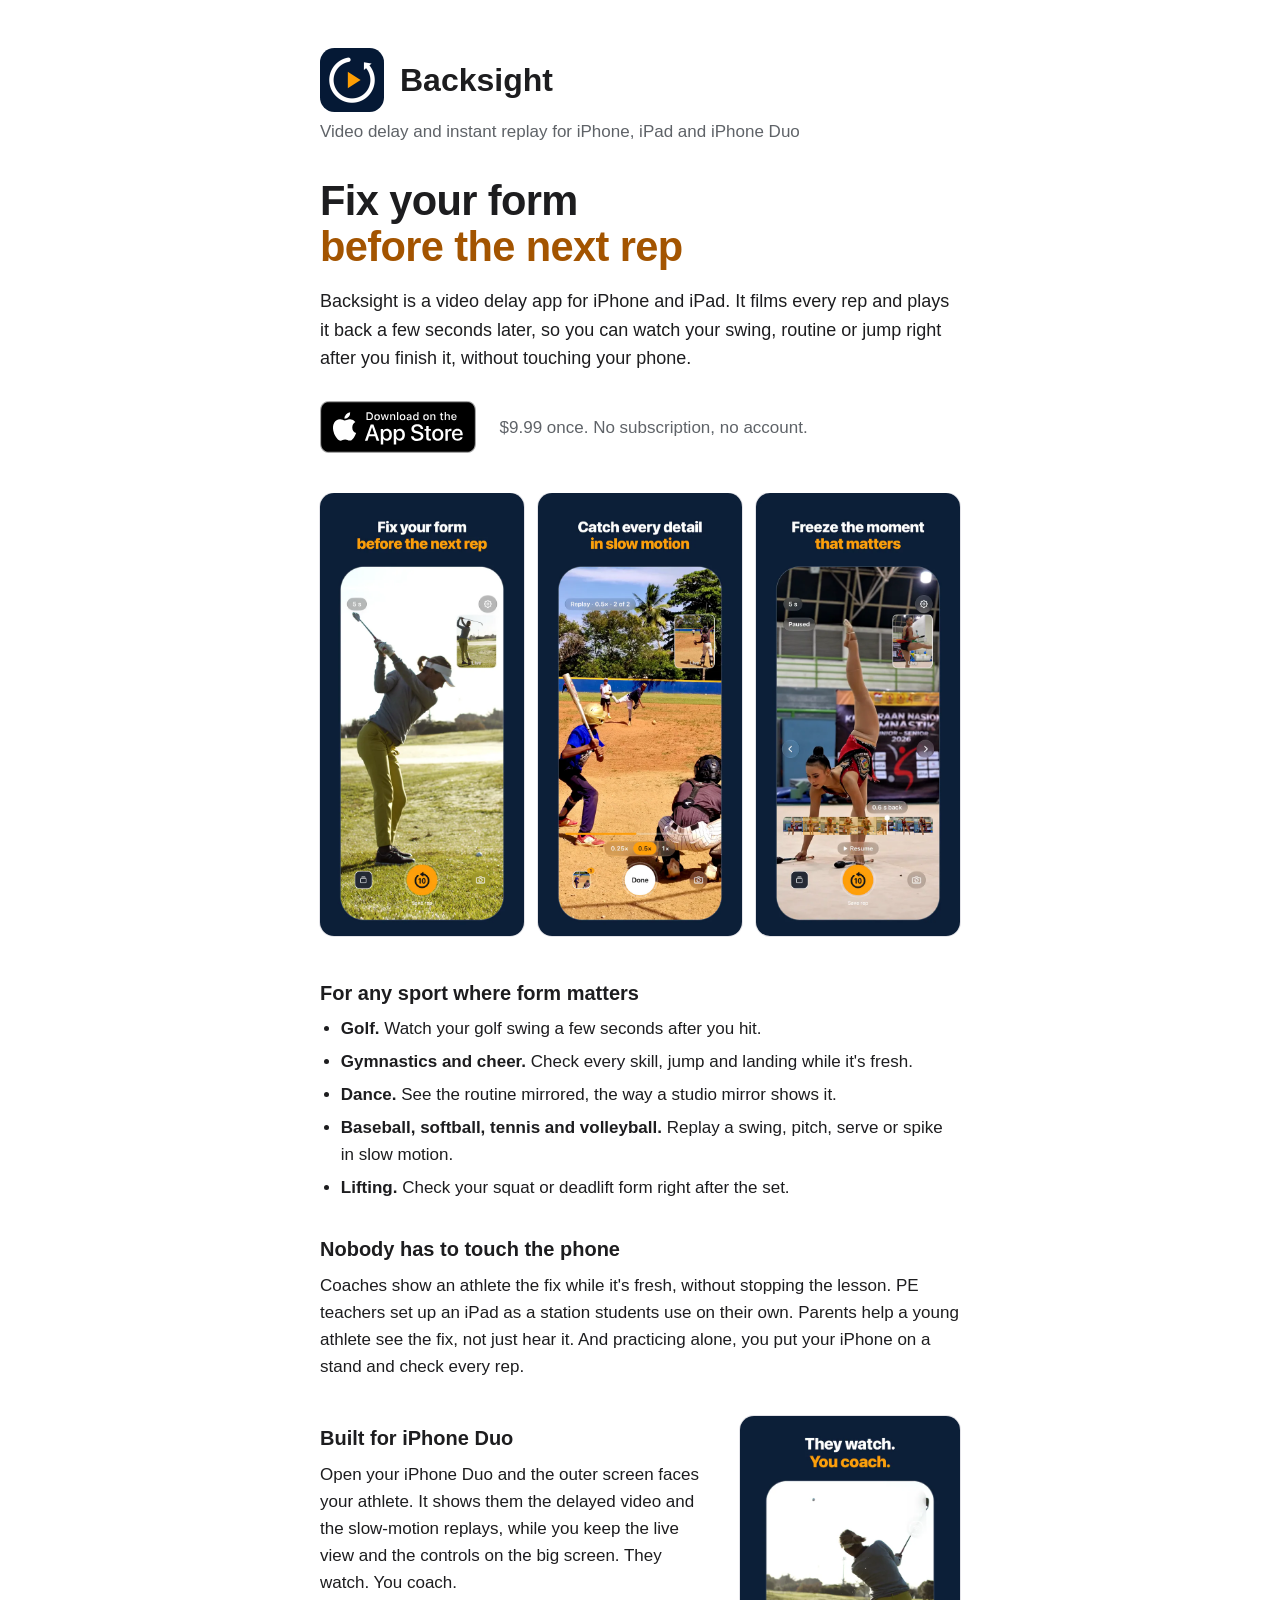
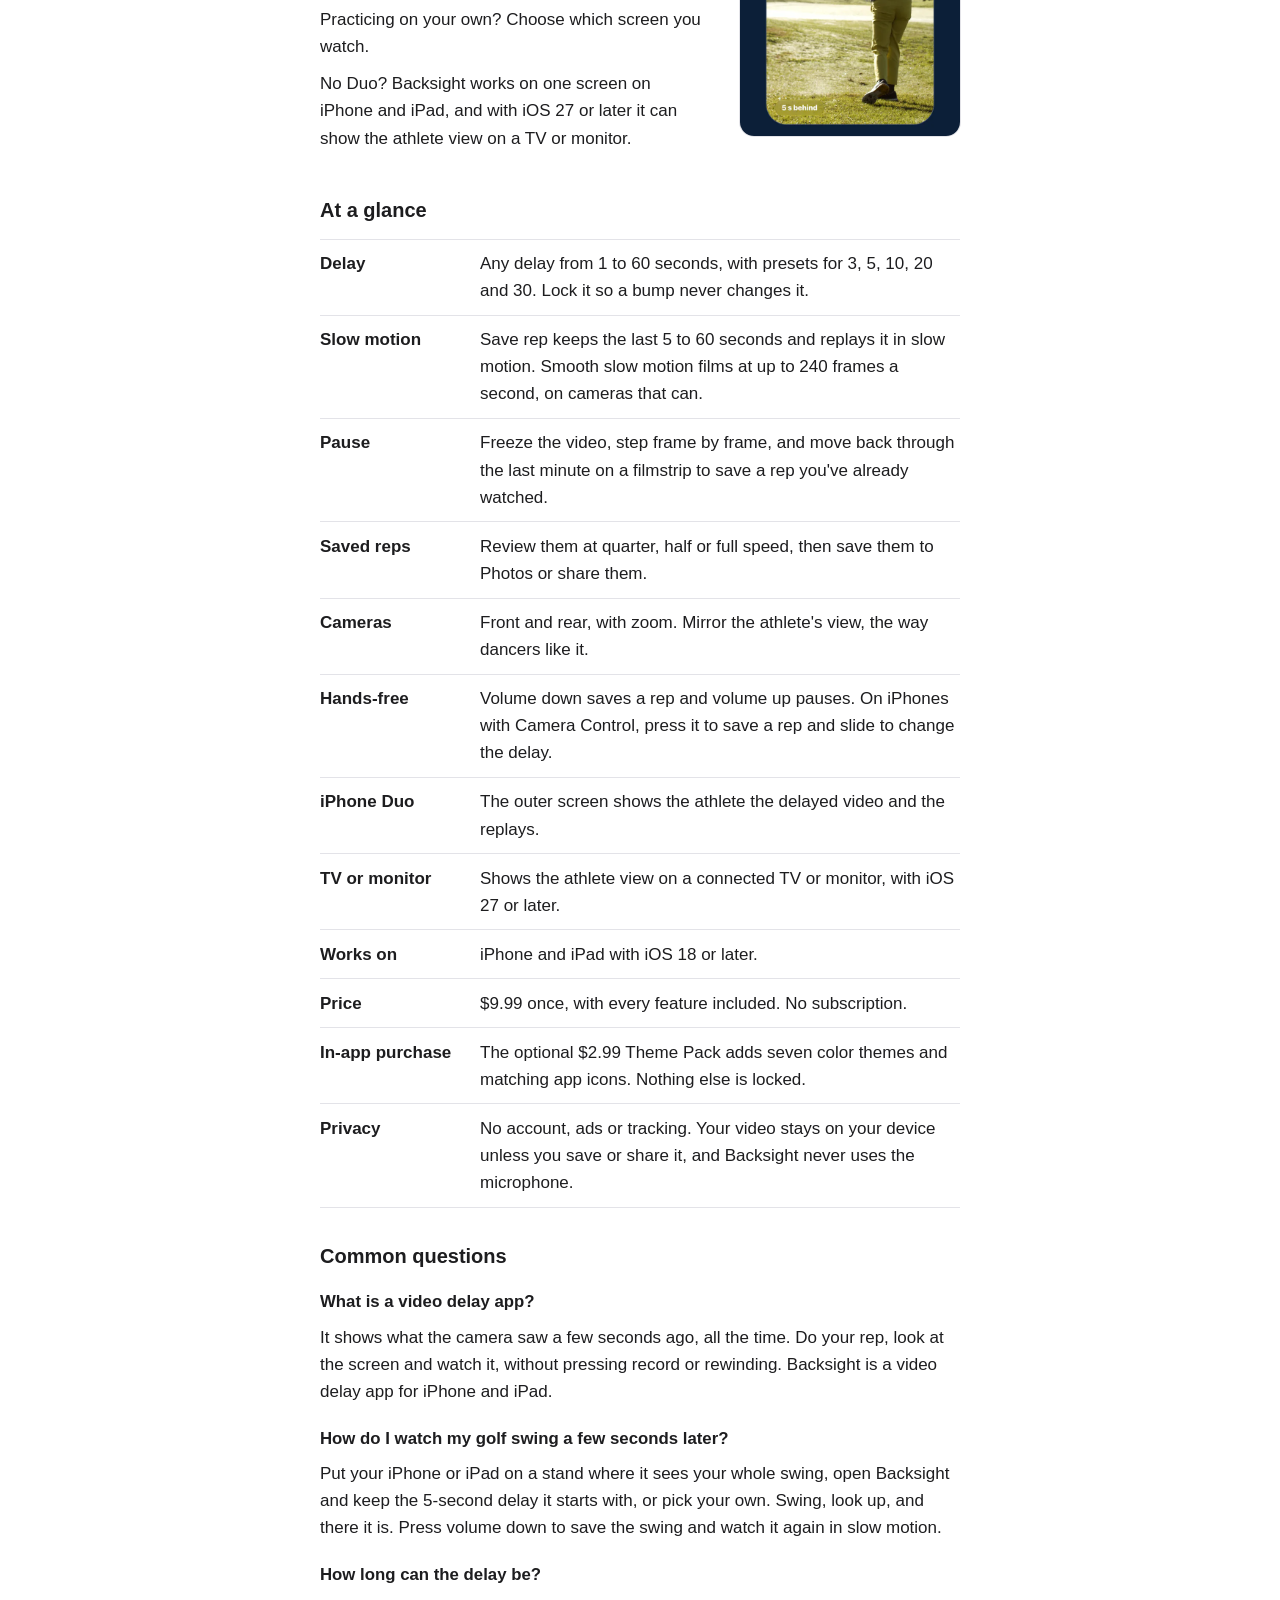
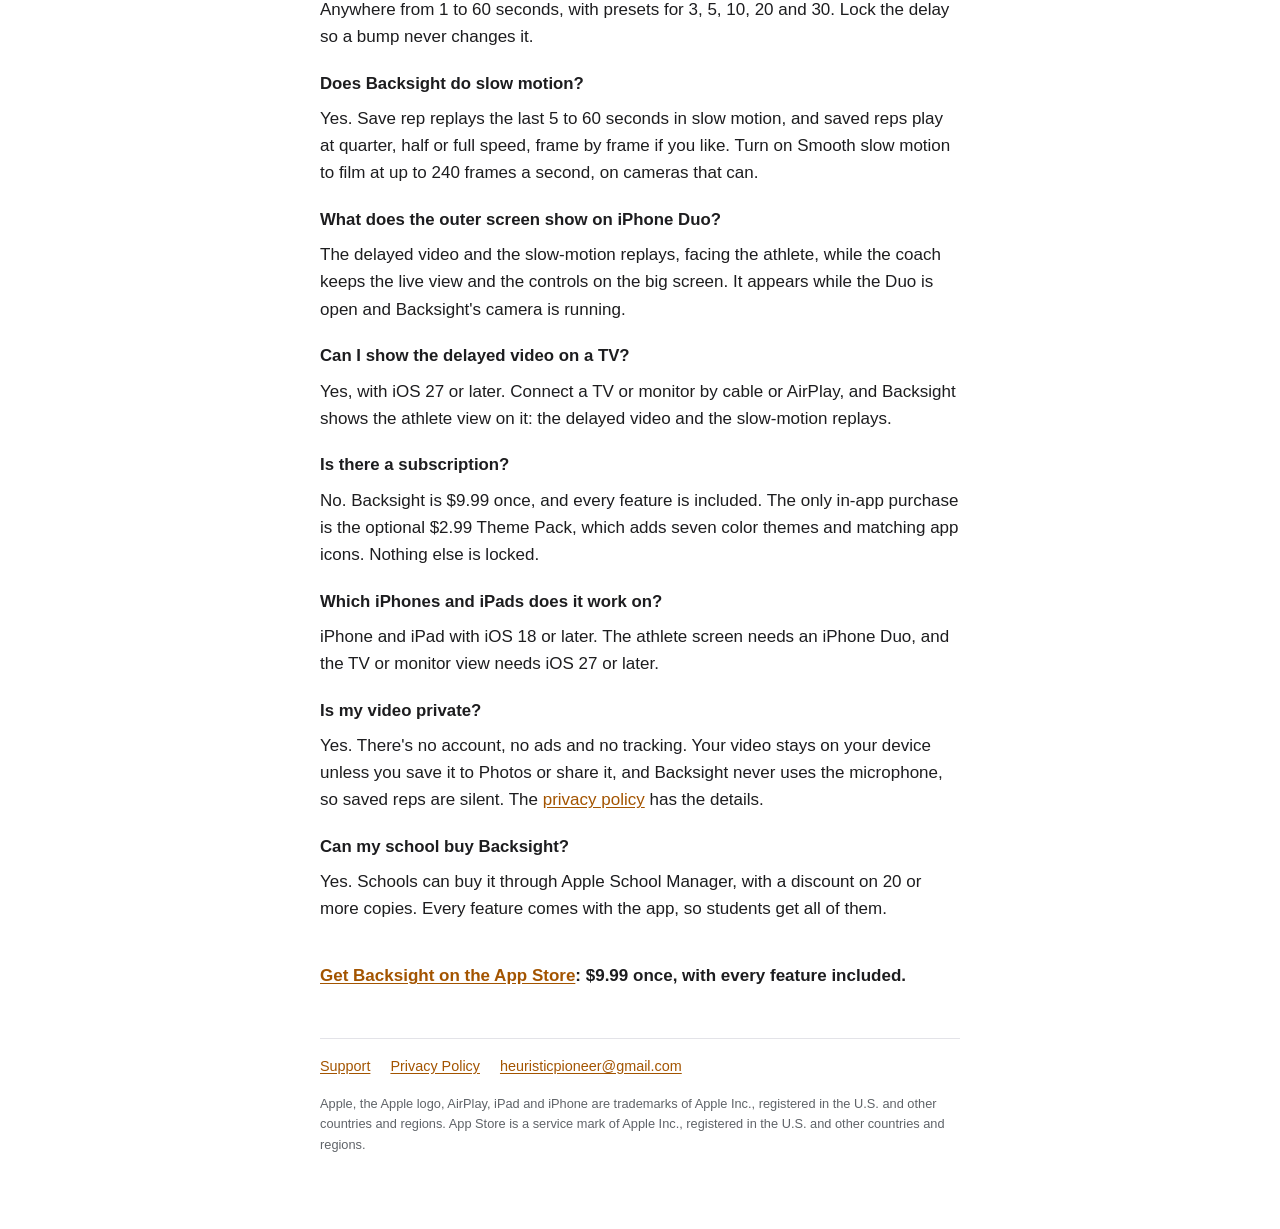
<file: index.html>
<!doctype html>
<html lang="en">
<head>
    <meta charset="utf-8">
    <meta name="viewport" content="width=device-width, initial-scale=1">
    <title>Backsight: Video Delay &amp; Instant Replay for iPhone and iPad</title>
    <meta name="description" content="Backsight is a video delay app for iPhone and iPad: watch every rep a few seconds later and replay it in slow motion. $9.99 once, no subscription.">
    <link rel="canonical" href="https://davisandn.github.io/">
    <meta name="apple-itunes-app" content="app-id=6832079767">
    <meta property="og:type" content="website">
    <meta property="og:site_name" content="Backsight">
    <meta property="og:title" content="Backsight: Video Delay Replay">
    <meta property="og:description" content="Film every rep and watch it a few seconds later, with slow-motion replays. For iPhone, iPad and iPhone Duo. $9.99 once, no subscription.">
    <meta property="og:url" content="https://davisandn.github.io/">
    <meta property="og:image" content="https://davisandn.github.io/backsight/images/share.jpg">
    <meta property="og:image:width" content="1200">
    <meta property="og:image:height" content="630">
    <meta property="og:image:alt" content="Backsight on iPhone, showing a golf swing a few seconds late and a baseball swing replayed in slow motion. Fix your form before the next rep.">
    <meta property="og:locale" content="en_US">
    <meta name="twitter:card" content="summary_large_image">
    <meta name="twitter:title" content="Backsight: Video Delay Replay">
    <meta name="twitter:description" content="Film every rep and watch it a few seconds later, with slow-motion replays. For iPhone, iPad and iPhone Duo. $9.99 once, no subscription.">
    <meta name="twitter:image" content="https://davisandn.github.io/backsight/images/share.jpg">
    <meta name="twitter:image:alt" content="Backsight on iPhone, showing a golf swing a few seconds late and a baseball swing replayed in slow motion. Fix your form before the next rep.">
    <link rel="icon" href="/favicon.ico" sizes="16x16 32x32 48x48">
    <link rel="apple-touch-icon" href="/apple-touch-icon.png">
    <link rel="stylesheet" href="/style.css">
    <script type="application/ld+json">
    {
        "@context": "https://schema.org",
        "@type": "SoftwareApplication",
        "name": "Backsight: Video Delay Replay",
        "alternateName": "Backsight",
        "description": "Backsight is a video delay app for iPhone and iPad. It films every rep and plays it back a few seconds later, with slow-motion replays. On iPhone Duo, the outer screen shows the athlete the delayed video while the coach keeps the controls.",
        "url": "https://davisandn.github.io/",
        "installUrl": "https://apps.apple.com/us/app/backsight-video-delay-replay/id6832079767",
        "sameAs": "https://apps.apple.com/us/app/backsight-video-delay-replay/id6832079767",
        "applicationCategory": "SportsApplication",
        "operatingSystem": "iOS 18.0 or later",
        "availableOnDevice": "iPhone, iPad",
        "datePublished": "2026-11-23",
        "image": "https://davisandn.github.io/backsight/icon.png",
        "screenshot": [
            "https://davisandn.github.io/backsight/images/video-delay-golf-swing.webp",
            "https://davisandn.github.io/backsight/images/slow-motion-replay-baseball.webp",
            "https://davisandn.github.io/backsight/images/pause-gymnastics.webp",
            "https://davisandn.github.io/backsight/images/iphone-duo-athlete-screen.webp"
        ],
        "featureList": [
            "Video delay from 1 to 60 seconds",
            "Slow-motion replays, filmed at up to 240 fps on cameras that can",
            "Pause, step frame by frame, and move back through the last minute",
            "Athlete screen on the outer display of iPhone Duo",
            "Athlete view on a TV or monitor, with iOS 27 or later",
            "Hands-free with the volume buttons and Camera Control",
            "No account, video stays on the device, never uses the microphone"
        ],
        "offers": {
            "@type": "Offer",
            "price": "9.99",
            "priceCurrency": "USD",
            "url": "https://apps.apple.com/us/app/backsight-video-delay-replay/id6832079767"
        }
    }
    </script>
</head>
<body>
<main>
    <header>
        <div class="app-header">
            <img class="app-icon" src="/backsight/icon.png" alt="" width="64" height="64">
            <h1>Backsight</h1>
        </div>
        <p class="meta">Video delay and instant replay for iPhone, iPad and iPhone Duo</p>

        <p class="headline">Fix your form <span>before the next rep</span></p>
        <p class="lede">Backsight is a video delay app for iPhone and iPad. It films every rep and plays it back a few seconds later, so you can watch your swing, routine or jump right after you finish it, without touching your phone.</p>

        <div class="get">
            <a class="badge" href="https://apps.apple.com/us/app/backsight-video-delay-replay/id6832079767"><img src="/backsight/images/download-on-the-app-store.svg" alt="Download on the App Store" width="156" height="52"></a>
            <p class="price">$9.99 once. No subscription, no account.</p>
        </div>
    </header>

    <div class="shots" role="region" aria-label="Screenshots" tabindex="0">
        <img src="/backsight/images/video-delay-golf-swing.webp" width="600" height="1304" alt="Fix your form before the next rep: Backsight on iPhone shows a golf swing 5 seconds late, with the live view in a corner.">
        <img src="/backsight/images/slow-motion-replay-baseball.webp" width="600" height="1304" alt="Catch every detail in slow motion: a baseball swing replays at half speed on iPhone.">
        <img src="/backsight/images/pause-gymnastics.webp" width="600" height="1304" alt="Freeze the moment that matters: a gymnastics skill paused on iPhone, with a filmstrip to move back through the last minute.">
    </div>

    <section>
        <h2>For any sport where form matters</h2>
        <ul>
            <li><strong>Golf.</strong> Watch your golf swing a few seconds after you hit.</li>
            <li><strong>Gymnastics and cheer.</strong> Check every skill, jump and landing while it's fresh.</li>
            <li><strong>Dance.</strong> See the routine mirrored, the way a studio mirror shows it.</li>
            <li><strong>Baseball, softball, tennis and volleyball.</strong> Replay a swing, pitch, serve or spike in slow motion.</li>
            <li><strong>Lifting.</strong> Check your squat or deadlift form right after the set.</li>
        </ul>
    </section>

    <section>
        <h2>Nobody has to touch the phone</h2>
        <p>Coaches show an athlete the fix while it's fresh, without stopping the lesson. PE teachers set up an iPad as a station students use on their own. Parents help a young athlete see the fix, not just hear it. And practicing alone, you put your iPhone on a stand and check every rep.</p>
    </section>

    <section class="duo">
        <div>
            <h2>Built for iPhone Duo</h2>
            <p>Open your iPhone Duo and the outer screen faces your athlete. It shows them the delayed video and the slow-motion replays, while you keep the live view and the controls on the big screen. They watch. You coach.</p>
            <p>Practicing on your own? Choose which screen you watch.</p>
            <p>No Duo? Backsight works on one screen on iPhone and iPad, and with iOS 27 or later it can show the athlete view on a TV or monitor.</p>
        </div>
        <img src="/backsight/images/iphone-duo-athlete-screen.webp" width="600" height="873" loading="lazy" decoding="async" alt="They watch, you coach: the outer screen of iPhone Duo shows the athlete their golf swing 5 seconds behind.">
    </section>

    <section>
        <h2>At a glance</h2>
        <dl class="facts">
            <dt>Delay</dt>
            <dd>Any delay from 1 to 60 seconds, with presets for 3, 5, 10, 20 and 30. Lock it so a bump never changes it.</dd>
            <dt>Slow motion</dt>
            <dd>Save rep keeps the last 5 to 60 seconds and replays it in slow motion. Smooth slow motion films at up to 240 frames a second, on cameras that can.</dd>
            <dt>Pause</dt>
            <dd>Freeze the video, step frame by frame, and move back through the last minute on a filmstrip to save a rep you've already watched.</dd>
            <dt>Saved reps</dt>
            <dd>Review them at quarter, half or full speed, then save them to Photos or share them.</dd>
            <dt>Cameras</dt>
            <dd>Front and rear, with zoom. Mirror the athlete's view, the way dancers like it.</dd>
            <dt>Hands-free</dt>
            <dd>Volume down saves a rep and volume up pauses. On iPhones with Camera Control, press it to save a rep and slide to change the delay.</dd>
            <dt>iPhone Duo</dt>
            <dd>The outer screen shows the athlete the delayed video and the replays.</dd>
            <dt>TV or monitor</dt>
            <dd>Shows the athlete view on a connected TV or monitor, with iOS 27 or later.</dd>
            <dt>Works on</dt>
            <dd>iPhone and iPad with iOS 18 or later.</dd>
            <dt>Price</dt>
            <dd>$9.99 once, with every feature included. No subscription.</dd>
            <dt>In-app purchase</dt>
            <dd>The optional $2.99 Theme Pack adds seven color themes and matching app icons. Nothing else is locked.</dd>
            <dt>Privacy</dt>
            <dd>No account, ads or tracking. Your video stays on your device unless you save or share it, and Backsight never uses the microphone.</dd>
        </dl>
    </section>

    <section>
        <h2>Common questions</h2>

        <h3>What is a video delay app?</h3>
        <p>It shows what the camera saw a few seconds ago, all the time. Do your rep, look at the screen and watch it, without pressing record or rewinding. Backsight is a video delay app for iPhone and iPad.</p>

        <h3>How do I watch my golf swing a few seconds later?</h3>
        <p>Put your iPhone or iPad on a stand where it sees your whole swing, open Backsight and keep the 5-second delay it starts with, or pick your own. Swing, look up, and there it is. Press volume down to save the swing and watch it again in slow motion.</p>

        <h3>How long can the delay be?</h3>
        <p>Anywhere from 1 to 60 seconds, with presets for 3, 5, 10, 20 and 30. Lock the delay so a bump never changes it.</p>

        <h3>Does Backsight do slow motion?</h3>
        <p>Yes. Save rep replays the last 5 to 60 seconds in slow motion, and saved reps play at quarter, half or full speed, frame by frame if you like. Turn on Smooth slow motion to film at up to 240 frames a second, on cameras that can.</p>

        <h3>What does the outer screen show on iPhone Duo?</h3>
        <p>The delayed video and the slow-motion replays, facing the athlete, while the coach keeps the live view and the controls on the big screen. It appears while the Duo is open and Backsight's camera is running.</p>

        <h3>Can I show the delayed video on a TV?</h3>
        <p>Yes, with iOS 27 or later. Connect a TV or monitor by cable or AirPlay, and Backsight shows the athlete view on it: the delayed video and the slow-motion replays.</p>

        <h3>Is there a subscription?</h3>
        <p>No. Backsight is $9.99 once, and every feature is included. The only in-app purchase is the optional $2.99 Theme Pack, which adds seven color themes and matching app icons. Nothing else is locked.</p>

        <h3>Which iPhones and iPads does it work on?</h3>
        <p>iPhone and iPad with iOS 18 or later. The athlete screen needs an iPhone Duo, and the TV or monitor view needs iOS 27 or later.</p>

        <h3>Is my video private?</h3>
        <p>Yes. There's no account, no ads and no tracking. Your video stays on your device unless you save it to Photos or share it, and Backsight never uses the microphone, so saved reps are silent. The <a href="/backsight/privacy/">privacy policy</a> has the details.</p>

        <h3>Can my school buy Backsight?</h3>
        <p>Yes. Schools can buy it through Apple School Manager, with a discount on 20 or more copies. Every feature comes with the app, so students get all of them.</p>
    </section>

    <p class="cta"><a href="https://apps.apple.com/us/app/backsight-video-delay-replay/id6832079767">Get Backsight on the App Store</a>: $9.99 once, with every feature included.</p>

    <footer>
        <nav>
            <a href="/backsight/">Support</a>
            <a href="/backsight/privacy/">Privacy Policy</a>
            <a href="mailto:heuristicpioneer@gmail.com">heuristicpioneer@gmail.com</a>
        </nav>
        <p class="legal">Apple, the Apple logo, AirPlay, iPad and iPhone are trademarks of Apple Inc., registered in the U.S. and other countries and regions. App Store is a service mark of Apple Inc., registered in the U.S. and other countries and regions.</p>
    </footer>
</main>
</body>
</html>
</file>
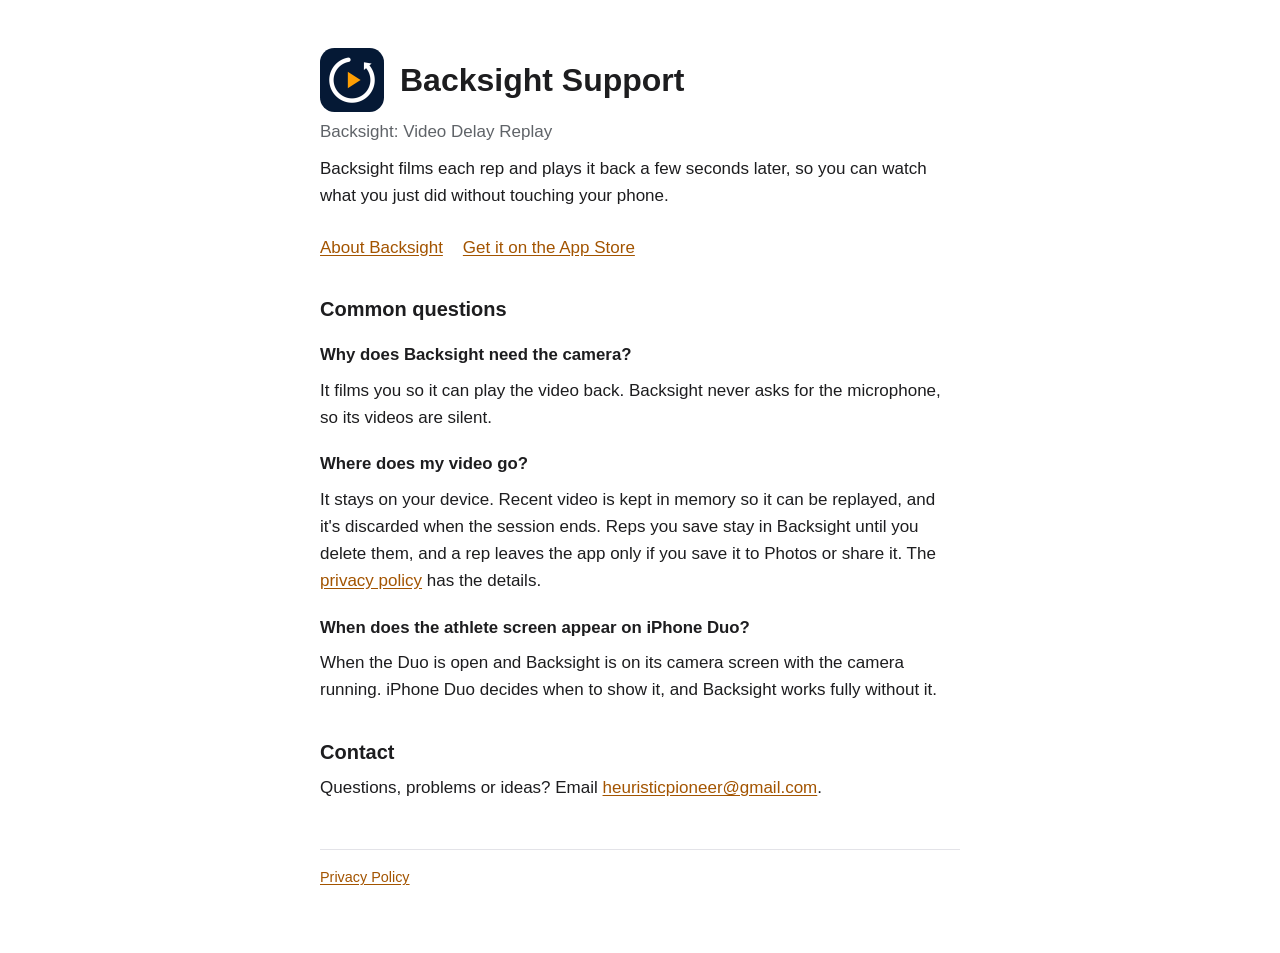
<file: backsight/index.html>
<!doctype html>
<html lang="en">
<head>
    <meta charset="utf-8">
    <meta name="viewport" content="width=device-width, initial-scale=1">
    <title>Backsight Support: Help and Contact</title>
    <meta name="description" content="Help and contact information for Backsight: Video Delay Replay, the video delay and instant replay app for iPhone and iPad.">
    <link rel="canonical" href="https://davisandn.github.io/backsight/">
    <meta name="apple-itunes-app" content="app-id=6832079767">
    <meta property="og:type" content="website">
    <meta property="og:site_name" content="Backsight">
    <meta property="og:title" content="Backsight Support">
    <meta property="og:description" content="Help and contact information for Backsight: Video Delay Replay, the video delay and instant replay app for iPhone and iPad.">
    <meta property="og:url" content="https://davisandn.github.io/backsight/">
    <meta property="og:image" content="https://davisandn.github.io/backsight/images/share.jpg">
    <meta property="og:image:width" content="1200">
    <meta property="og:image:height" content="630">
    <meta property="og:image:alt" content="Backsight on iPhone, showing a golf swing a few seconds late and a baseball swing replayed in slow motion. Fix your form before the next rep.">
    <meta property="og:locale" content="en_US">
    <meta name="twitter:card" content="summary_large_image">
    <meta name="twitter:title" content="Backsight Support">
    <meta name="twitter:description" content="Help and contact information for Backsight: Video Delay Replay, the video delay and instant replay app for iPhone and iPad.">
    <meta name="twitter:image" content="https://davisandn.github.io/backsight/images/share.jpg">
    <meta name="twitter:image:alt" content="Backsight on iPhone, showing a golf swing a few seconds late and a baseball swing replayed in slow motion. Fix your form before the next rep.">
    <link rel="icon" href="/favicon.ico" sizes="16x16 32x32 48x48">
    <link rel="apple-touch-icon" href="/apple-touch-icon.png">
    <link rel="stylesheet" href="/style.css">
</head>
<body>
<main>
    <div class="app-header">
        <img class="app-icon" src="/backsight/icon.png" alt="" width="64" height="64">
        <h1>Backsight Support</h1>
    </div>
    <p class="meta">Backsight: Video Delay Replay</p>
    <p>Backsight films each rep and plays it back a few seconds later, so you can watch what you just did without touching your phone.</p>
    <nav>
        <a href="/">About Backsight</a>
        <a href="https://apps.apple.com/us/app/backsight-video-delay-replay/id6832079767">Get it on the App Store</a>
    </nav>

    <h2>Common questions</h2>

    <h3>Why does Backsight need the camera?</h3>
    <p>It films you so it can play the video back. Backsight never asks for the microphone, so its videos are silent.</p>

    <h3>Where does my video go?</h3>
    <p>It stays on your device. Recent video is kept in memory so it can be replayed, and it's discarded when the session ends. Reps you save stay in Backsight until you delete them, and a rep leaves the app only if you save it to Photos or share it. The <a href="/backsight/privacy/">privacy policy</a> has the details.</p>

    <h3>When does the athlete screen appear on iPhone Duo?</h3>
    <p>When the Duo is open and Backsight is on its camera screen with the camera running. iPhone Duo decides when to show it, and Backsight works fully without it.</p>

    <h2>Contact</h2>
    <p>Questions, problems or ideas? Email <a href="mailto:heuristicpioneer@gmail.com">heuristicpioneer@gmail.com</a>.</p>

    <footer>
        <a href="/backsight/privacy/">Privacy Policy</a>
    </footer>
</main>
</body>
</html>
</file>
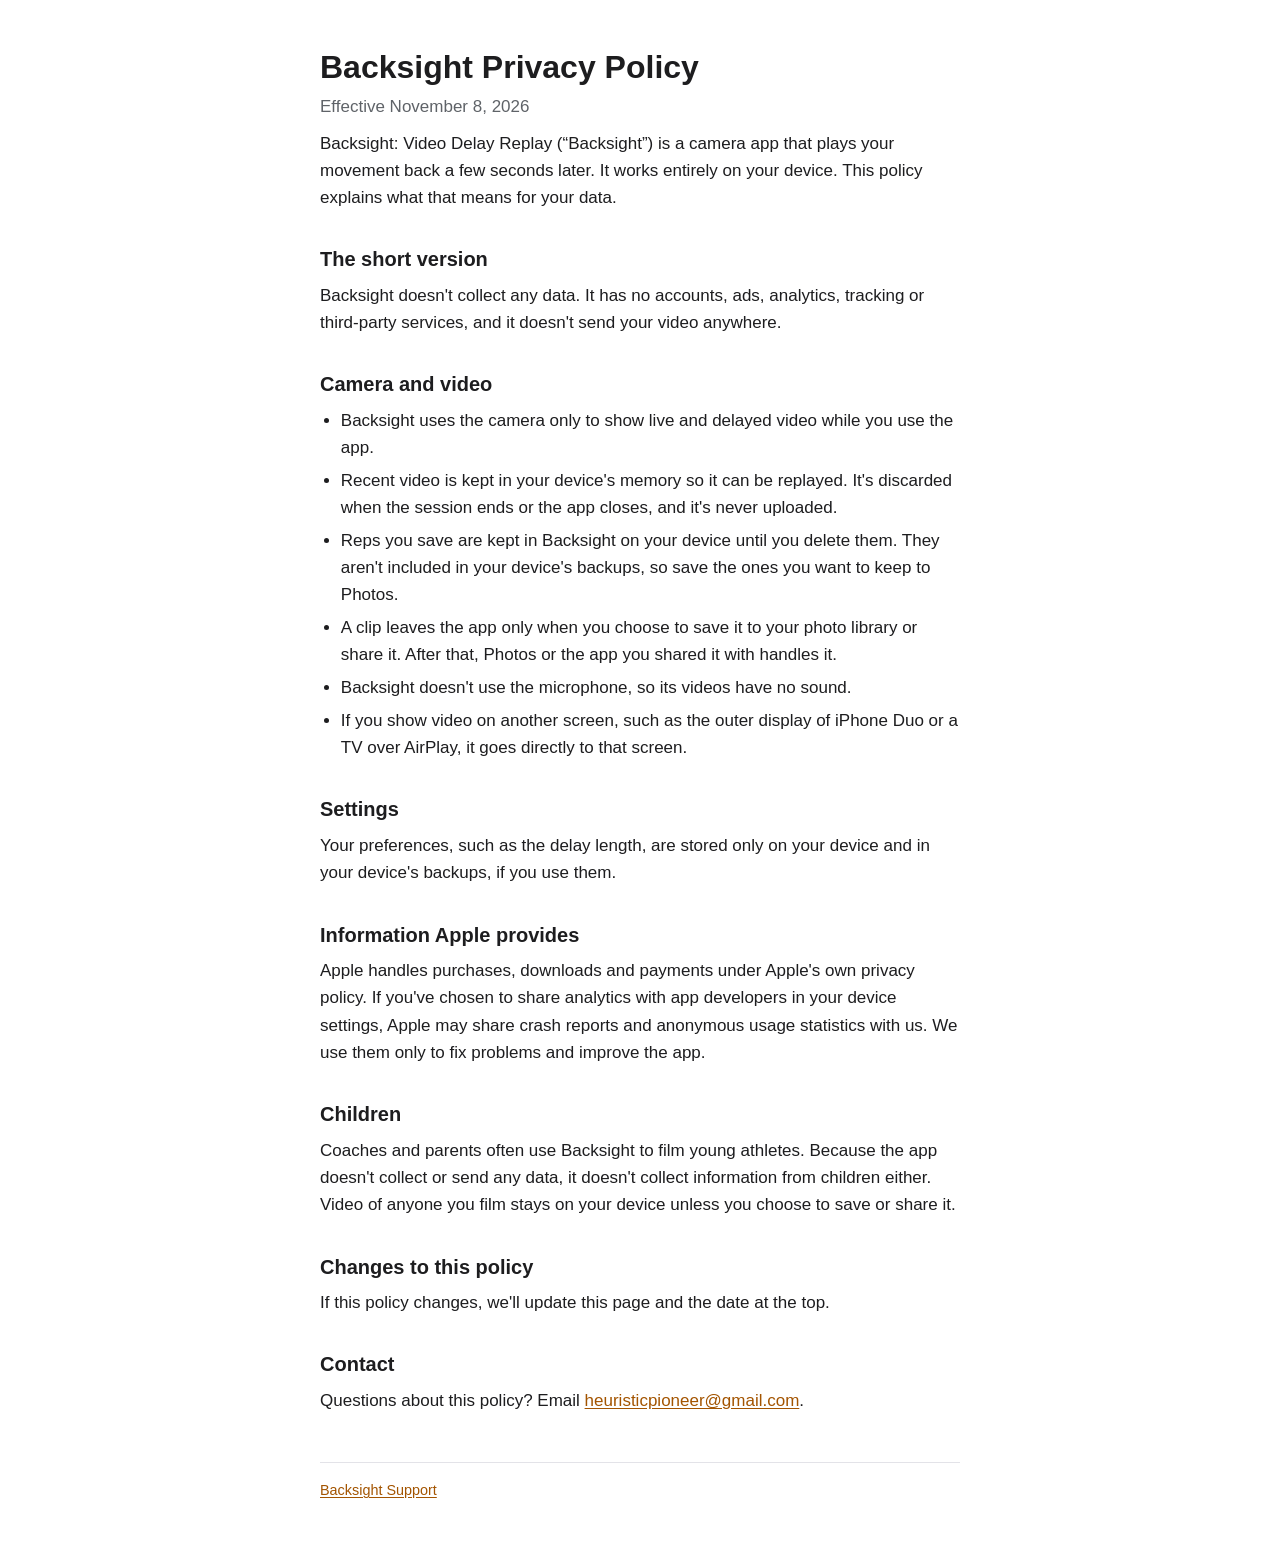
<file: backsight/privacy/index.html>
<!doctype html>
<html lang="en">
<head>
    <meta charset="utf-8">
    <meta name="viewport" content="width=device-width, initial-scale=1">
    <title>Backsight Privacy Policy</title>
    <meta name="description" content="Backsight: Video Delay Replay doesn't collect any data. Video stays on your device.">
    <link rel="canonical" href="https://davisandn.github.io/backsight/privacy/">
    <meta name="apple-itunes-app" content="app-id=6832079767">
    <meta property="og:type" content="website">
    <meta property="og:site_name" content="Backsight">
    <meta property="og:title" content="Backsight Privacy Policy">
    <meta property="og:description" content="Backsight: Video Delay Replay doesn't collect any data. Video stays on your device.">
    <meta property="og:url" content="https://davisandn.github.io/backsight/privacy/">
    <meta property="og:image" content="https://davisandn.github.io/backsight/images/share.jpg">
    <meta property="og:image:width" content="1200">
    <meta property="og:image:height" content="630">
    <meta property="og:image:alt" content="Backsight on iPhone, showing a golf swing a few seconds late and a baseball swing replayed in slow motion. Fix your form before the next rep.">
    <meta property="og:locale" content="en_US">
    <meta name="twitter:card" content="summary_large_image">
    <meta name="twitter:title" content="Backsight Privacy Policy">
    <meta name="twitter:description" content="Backsight: Video Delay Replay doesn't collect any data. Video stays on your device.">
    <meta name="twitter:image" content="https://davisandn.github.io/backsight/images/share.jpg">
    <meta name="twitter:image:alt" content="Backsight on iPhone, showing a golf swing a few seconds late and a baseball swing replayed in slow motion. Fix your form before the next rep.">
    <link rel="icon" href="/favicon.ico" sizes="16x16 32x32 48x48">
    <link rel="apple-touch-icon" href="/apple-touch-icon.png">
    <link rel="stylesheet" href="/style.css">
</head>
<body>
<main>
    <h1>Backsight Privacy Policy</h1>
    <p class="meta">Effective November 8, 2026</p>

    <p>Backsight: Video Delay Replay (“Backsight”) is a camera app that plays your movement back a few seconds later. It works entirely on your device. This policy explains what that means for your data.</p>

    <h2>The short version</h2>
    <p>Backsight doesn't collect any data. It has no accounts, ads, analytics, tracking or third-party services, and it doesn't send your video anywhere.</p>

    <h2>Camera and video</h2>
    <ul>
        <li>Backsight uses the camera only to show live and delayed video while you use the app.</li>
        <li>Recent video is kept in your device's memory so it can be replayed. It's discarded when the session ends or the app closes, and it's never uploaded.</li>
        <li>Reps you save are kept in Backsight on your device until you delete them. They aren't included in your device's backups, so save the ones you want to keep to Photos.</li>
        <li>A clip leaves the app only when you choose to save it to your photo library or share it. After that, Photos or the app you shared it with handles it.</li>
        <li>Backsight doesn't use the microphone, so its videos have no sound.</li>
        <li>If you show video on another screen, such as the outer display of iPhone Duo or a TV over AirPlay, it goes directly to that screen.</li>
    </ul>

    <h2>Settings</h2>
    <p>Your preferences, such as the delay length, are stored only on your device and in your device's backups, if you use them.</p>

    <h2>Information Apple provides</h2>
    <p>Apple handles purchases, downloads and payments under Apple's own privacy policy. If you've chosen to share analytics with app developers in your device settings, Apple may share crash reports and anonymous usage statistics with us. We use them only to fix problems and improve the app.</p>

    <h2>Children</h2>
    <p>Coaches and parents often use Backsight to film young athletes. Because the app doesn't collect or send any data, it doesn't collect information from children either. Video of anyone you film stays on your device unless you choose to save or share it.</p>

    <h2>Changes to this policy</h2>
    <p>If this policy changes, we'll update this page and the date at the top.</p>

    <h2>Contact</h2>
    <p>Questions about this policy? Email <a href="mailto:heuristicpioneer@gmail.com">heuristicpioneer@gmail.com</a>.</p>

    <footer>
        <a href="/backsight/">Backsight Support</a>
    </footer>
</main>
</body>
</html>
</file>
<file: style.css>
:root {
    color-scheme: light dark;
    --bg: #ffffff;
    --fg: #1d1d1f;
    --muted: #5f6368;
    --link: #a35400;
    --rule: #e3e3e8;
}

@media (prefers-color-scheme: dark) {
    :root {
        --bg: #0d1f38;
        --fg: #f5f5f7;
        --muted: #b7c0cc;
        --link: #ffb340;
        --rule: #22385a;
    }
}

* {
    box-sizing: border-box;
}

body {
    margin: 0;
    background: var(--bg);
    color: var(--fg);
    font: 17px/1.6 -apple-system, BlinkMacSystemFont, "Segoe UI", Roboto, Helvetica, Arial, sans-serif;
    -webkit-text-size-adjust: 100%;
}

main {
    max-width: 680px;
    margin: 0 auto;
    padding: 48px 20px 64px;
}

.app-header {
    display: flex;
    align-items: center;
    gap: 16px;
}

.app-icon {
    width: 64px;
    height: 64px;
    border-radius: 22.5%;
    flex: none;
}

h1 {
    font-size: 2rem;
    line-height: 1.2;
    margin: 0;
}

h2 {
    font-size: 1.25rem;
    line-height: 1.3;
    margin: 2.2rem 0 0.4rem;
}

h3 {
    font-size: 1.05rem;
    line-height: 1.35;
    margin: 1.4rem 0 0.2rem;
}

p,
ul {
    margin: 0.6rem 0;
}

ul {
    padding-left: 1.3rem;
}

li + li {
    margin-top: 0.35rem;
}

.meta {
    color: var(--muted);
    margin-top: 0.4rem;
}

a {
    color: var(--link);
    text-underline-offset: 2px;
}

nav {
    display: flex;
    flex-wrap: wrap;
    gap: 20px;
    margin-top: 1.5rem;
}

footer {
    margin-top: 3rem;
    padding-top: 1rem;
    border-top: 1px solid var(--rule);
    color: var(--muted);
    font-size: 0.9rem;
}

footer nav {
    gap: 8px 20px;
    margin-top: 0;
}

.legal {
    margin-top: 1rem;
    font-size: 0.8rem;
}

/* The product page */

.headline {
    font-size: clamp(1.75rem, 1.2rem + 2.6vw, 2.6rem);
    font-weight: 800;
    line-height: 1.12;
    letter-spacing: -0.015em;
    margin: 2rem 0 0;
}

.headline span {
    display: block;
    color: var(--link);
}

.lede {
    font-size: 1.125rem;
    margin-top: 1rem;
}

.get {
    display: flex;
    flex-wrap: wrap;
    align-items: center;
    gap: 14px 24px;
    margin-top: 1.75rem;
}

/* Apple's badge as Apple provides it: at least 40 px tall, with a quarter of its height clear around it. */
.badge {
    display: block;
    flex: none;
}

.badge img {
    display: block;
    width: auto;
    height: 52px;
}

.price {
    margin: 0;
    color: var(--muted);
}

/* Side by side on wide screens; on a phone they scroll sideways, like the App Store's. */
.shots {
    display: grid;
    grid-auto-flow: column;
    grid-auto-columns: minmax(200px, 1fr);
    gap: 14px;
    margin: 2.5rem -20px 0;
    padding: 0 20px 8px;
    overflow-x: auto;
    scroll-snap-type: x mandatory;
    scroll-padding: 0 20px;
}

.shots:focus-visible {
    outline: 2px solid var(--link);
    outline-offset: 2px;
}

.shots img,
.duo img {
    display: block;
    width: 100%;
    height: auto;
    border-radius: 14px;
    box-shadow: 0 0 0 1px var(--rule);
}

.shots img {
    scroll-snap-align: start;
}

.duo {
    display: grid;
    grid-template-columns: 1fr 220px;
    gap: 32px;
    align-items: center;
}

.facts {
    display: grid;
    grid-template-columns: 10rem 1fr;
    margin: 1rem 0 0;
    border-top: 1px solid var(--rule);
}

.facts dt,
.facts dd {
    margin: 0;
    padding: 0.65rem 0;
    border-bottom: 1px solid var(--rule);
}

.facts dt {
    font-weight: 600;
    padding-right: 1rem;
}

.cta {
    margin-top: 2.5rem;
    font-weight: 600;
}

@media (max-width: 600px) {
    .duo {
        grid-template-columns: 1fr;
        gap: 20px;
    }

    .duo img {
        max-width: 240px;
        justify-self: center;
    }

    .facts {
        grid-template-columns: 1fr;
    }

    .facts dt {
        padding-bottom: 0;
        border-bottom: 0;
    }

    .facts dd {
        padding-top: 0.15rem;
    }
}
</file>
